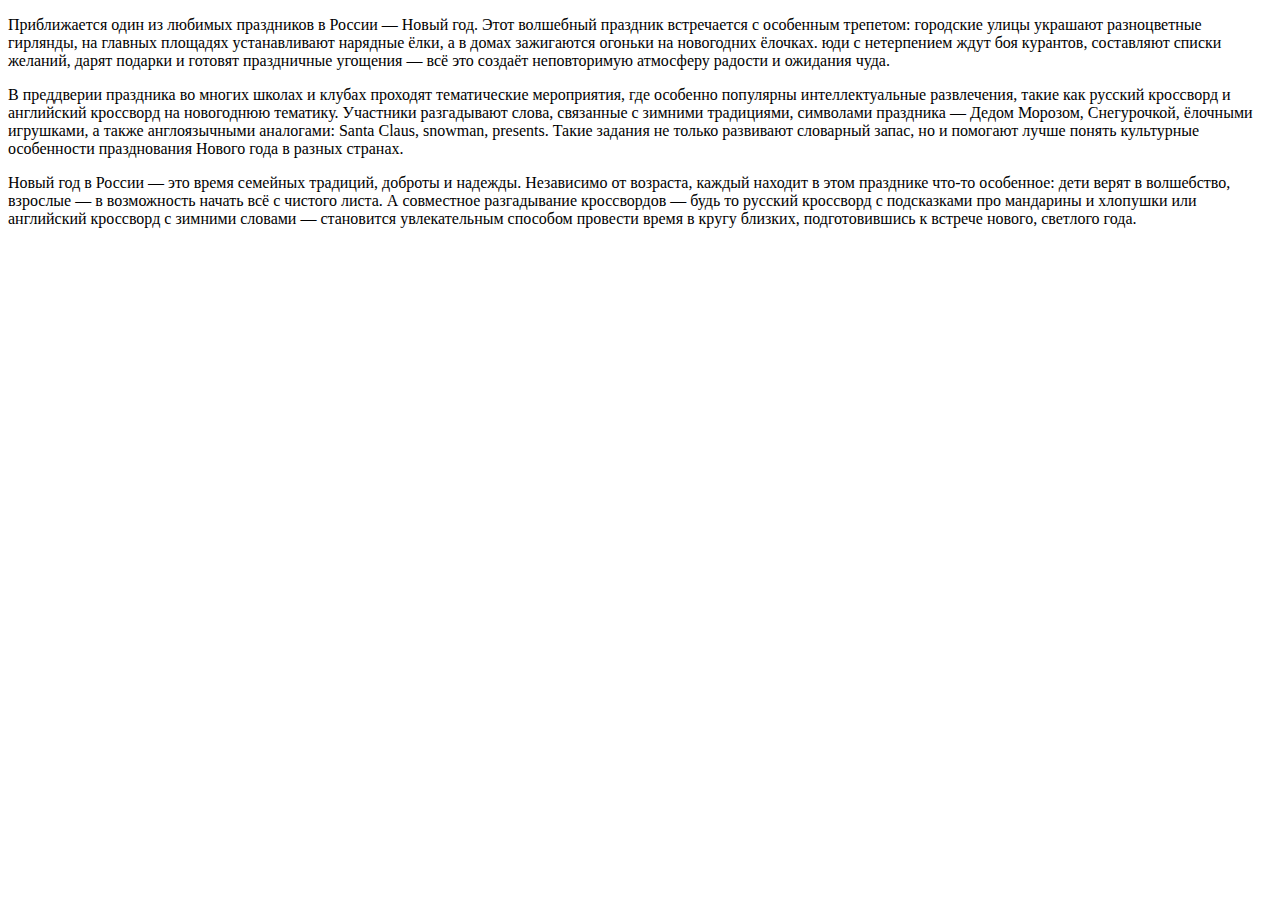
<file: Congratulations2026.html>
<!DOCTYPE html>
<html lang="ru">
<head>
    <meta charset="UTF-8">
    <title>Заголовок страницы</title>
</head>
<body>
    <p>Приближается один из любимых праздников в России — Новый год. Этот волшебный праздник встречается с особенным трепетом: 
      городские улицы украшают разноцветные гирлянды, на главных площадях устанавливают нарядные ёлки, а в домах зажигаются огоньки на новогодних ёлочках. 
      юди с нетерпением ждут боя курантов, составляют списки желаний, дарят подарки и готовят праздничные угощения — всё это создаёт неповторимую атмосферу радости и ожидания чуда.</p>
  <p>В преддверии праздника во многих школах и клубах проходят тематические мероприятия, где особенно популярны интеллектуальные развлечения, такие как русский кроссворд и английский кроссворд на новогоднюю тематику. 
    Участники разгадывают слова, связанные с зимними традициями, символами праздника — Дедом Морозом, Снегурочкой, ёлочными игрушками,
    а также англоязычными аналогами: Santa Claus, snowman, presents. Такие задания не только развивают словарный запас, но и помогают лучше понять культурные особенности празднования Нового года в разных странах.</p>
  <p>Новый год в России — это время семейных традиций, доброты и надежды. Независимо от возраста, каждый находит в этом празднике что-то особенное: дети верят в волшебство, взрослые — в возможность начать всё с чистого листа. 
    А совместное разгадывание кроссвордов — будь то русский кроссворд с подсказками про мандарины и хлопушки или английский кроссворд с зимними словами 
    — становится увлекательным способом провести время в кругу близких, подготовившись к встрече нового, светлого года.</p>
</body>
</html>
</file>
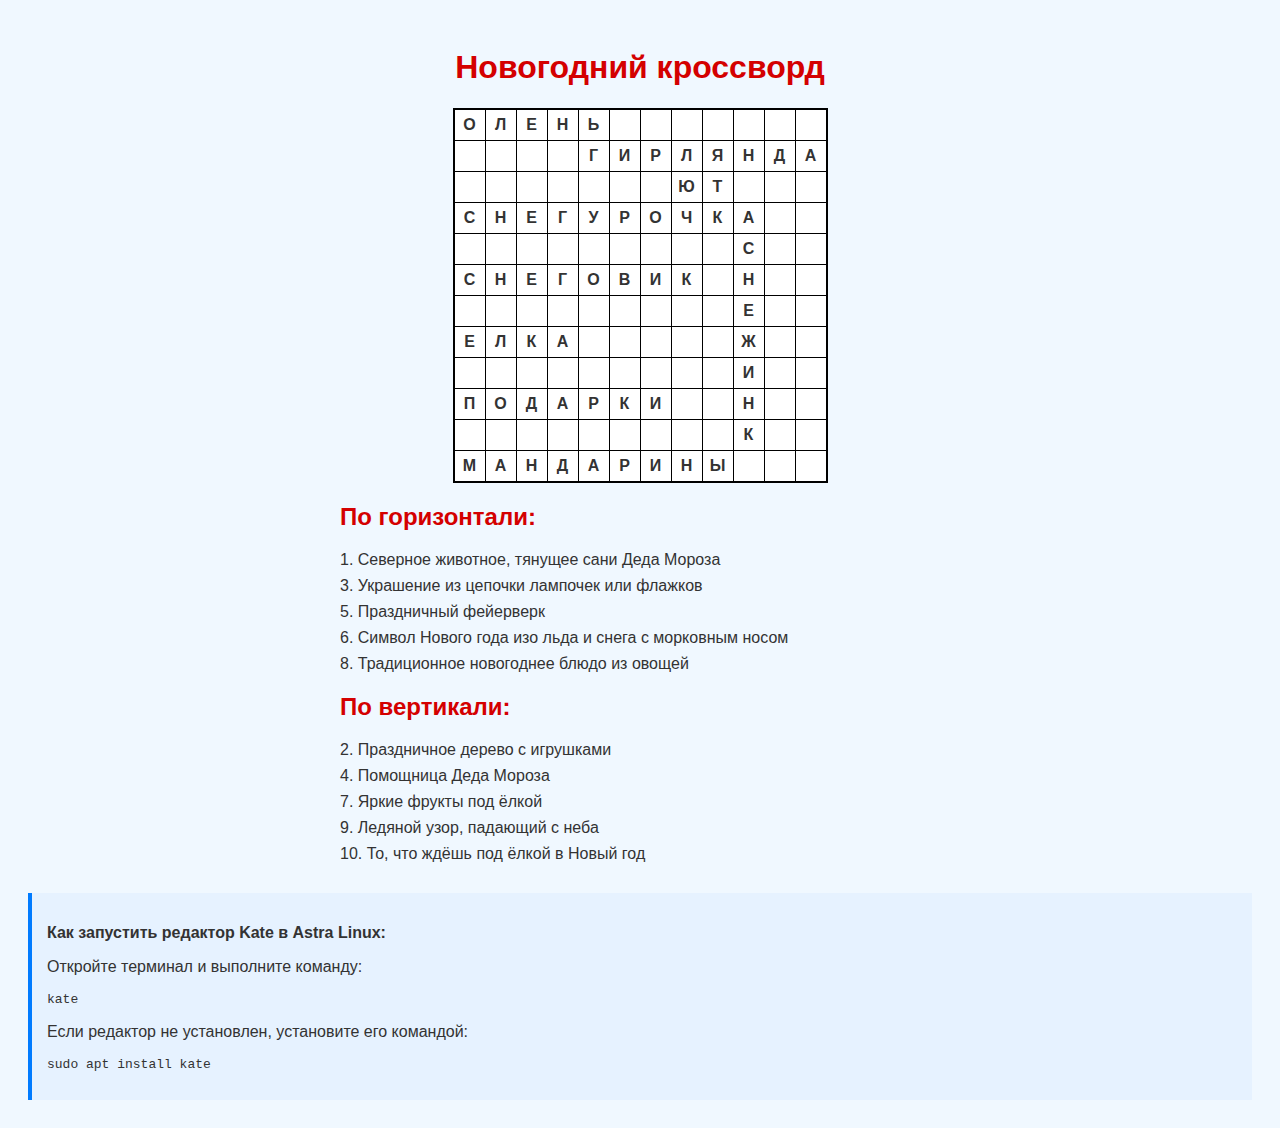
<file: krossvordRU.html>
<!DOCTYPE html>
<html lang="ru">
<head>
  <meta charset="UTF-8">
  <meta name="viewport" content="width=device-width, initial-scale=1.0">
  <title>Новогодний кроссворд</title>
  <style>
    body {
      font-family: Arial, sans-serif;
      background-color: #f0f8ff;
      padding: 20px;
      color: #333;
    }
    h1 {
      text-align: center;
      color: #d40000;
    }
    .grid {
      display: grid;
      grid-template-columns: repeat(12, 30px);
      gap: 1px;
      margin: 20px auto;
      width: fit-content;
      background-color: #000;
      padding: 2px;
    }
    .cell {
      width: 30px;
      height: 30px;
      background-color: #fff;
      display: flex;
      align-items: center;
      justify-content: center;
      font-weight: bold;
      font-size: 16px;
    }
    .black {
      background-color: #000;
    }
    .clues {
      max-width: 600px;
      margin: 0 auto;
    }
    .clues h2 {
      color: #d40000;
    }
    .clue {
      margin: 8px 0;
    }
    .instructions {
      margin-top: 30px;
      padding: 15px;
      background-color: #e6f2ff;
      border-left: 4px solid #007bff;
    }
  </style>
</head>
<body>
  <h1>Новогодний кроссворд</h1>

  <!-- Кроссвордная сетка 12×12 -->
  <div class="grid" id="crossword-grid">
    <!-- Сетка будет заполнена JavaScript -->
  </div>

  <div class="clues">
    <h2>По горизонтали:</h2>
    <div class="clue">1. Северное животное, тянущее сани Деда Мороза</div>
    <div class="clue">3. Украшение из цепочки лампочек или флажков</div>
    <div class="clue">5. Праздничный фейерверк</div>
    <div class="clue">6. Символ Нового года изо льда и снега с морковным носом</div>
    <div class="clue">8. Традиционное новогоднее блюдо из овощей</div>

    <h2>По вертикали:</h2>
    <div class="clue">2. Праздничное дерево с игрушками</div>
    <div class="clue">4. Помощница Деда Мороза</div>
    <div class="clue">7. Яркие фрукты под ёлкой</div>
    <div class="clue">9. Ледяной узор, падающий с неба</div>
    <div class="clue">10. То, что ждёшь под ёлкой в Новый год</div>
  </div>

  <div class="instructions">
    <p><strong>Как запустить редактор Kate в Astra Linux:</strong></p>
    <p>Откройте терминал и выполните команду:</p>
    <pre>kate</pre>
    <p>Если редактор не установлен, установите его командой:</p>
    <pre>sudo apt install kate</pre>
  </div>

  <script>
    // Сетка кроссворда (12x12). '.' — пустая клетка, '#' — чёрная клетка
    const gridData = [
      ['О','Л','Е','Н','Ь','.','.','.','.','.','.','.'],
      ['.','.','.','.','Г','И','Р','Л','Я','Н','Д','А'],
      ['.','.','.','.','.','.','.','Ю','Т','.','.','.'],
      ['С','Н','Е','Г','У','Р','О','Ч','К','А','.','.'],
      ['.','.','.','.','.','.','.','.','.','С','.','.'],
      ['С','Н','Е','Г','О','В','И','К','.','Н','.','.'],
      ['.','.','.','.','.','.','.','.','.','Е','.','.'],
      ['Е','Л','К','А','.','.','.','.','.','Ж','.','.'],
      ['.','.','.','.','.','.','.','.','.','И','.','.'],
      ['П','О','Д','А','Р','К','И','.','.','Н','.','.'],
      ['.','.','.','.','.','.','.','.','.','К','.','.'],
      ['М','А','Н','Д','А','Р','И','Н','Ы','.','.','.']
    ];

    const gridContainer = document.getElementById('crossword-grid');

    gridData.forEach((row, rowIndex) => {
      row.forEach((cell, colIndex) => {
        const cellDiv = document.createElement('div');
        cellDiv.classList.add('cell');
        if (cell === '#') {
          cellDiv.classList.add('black');
        } else if (cell !== '.') {
          cellDiv.textContent = cell;
        }
        gridContainer.appendChild(cellDiv);
      });
    });
  </script>
</body>
</html>
</file>
